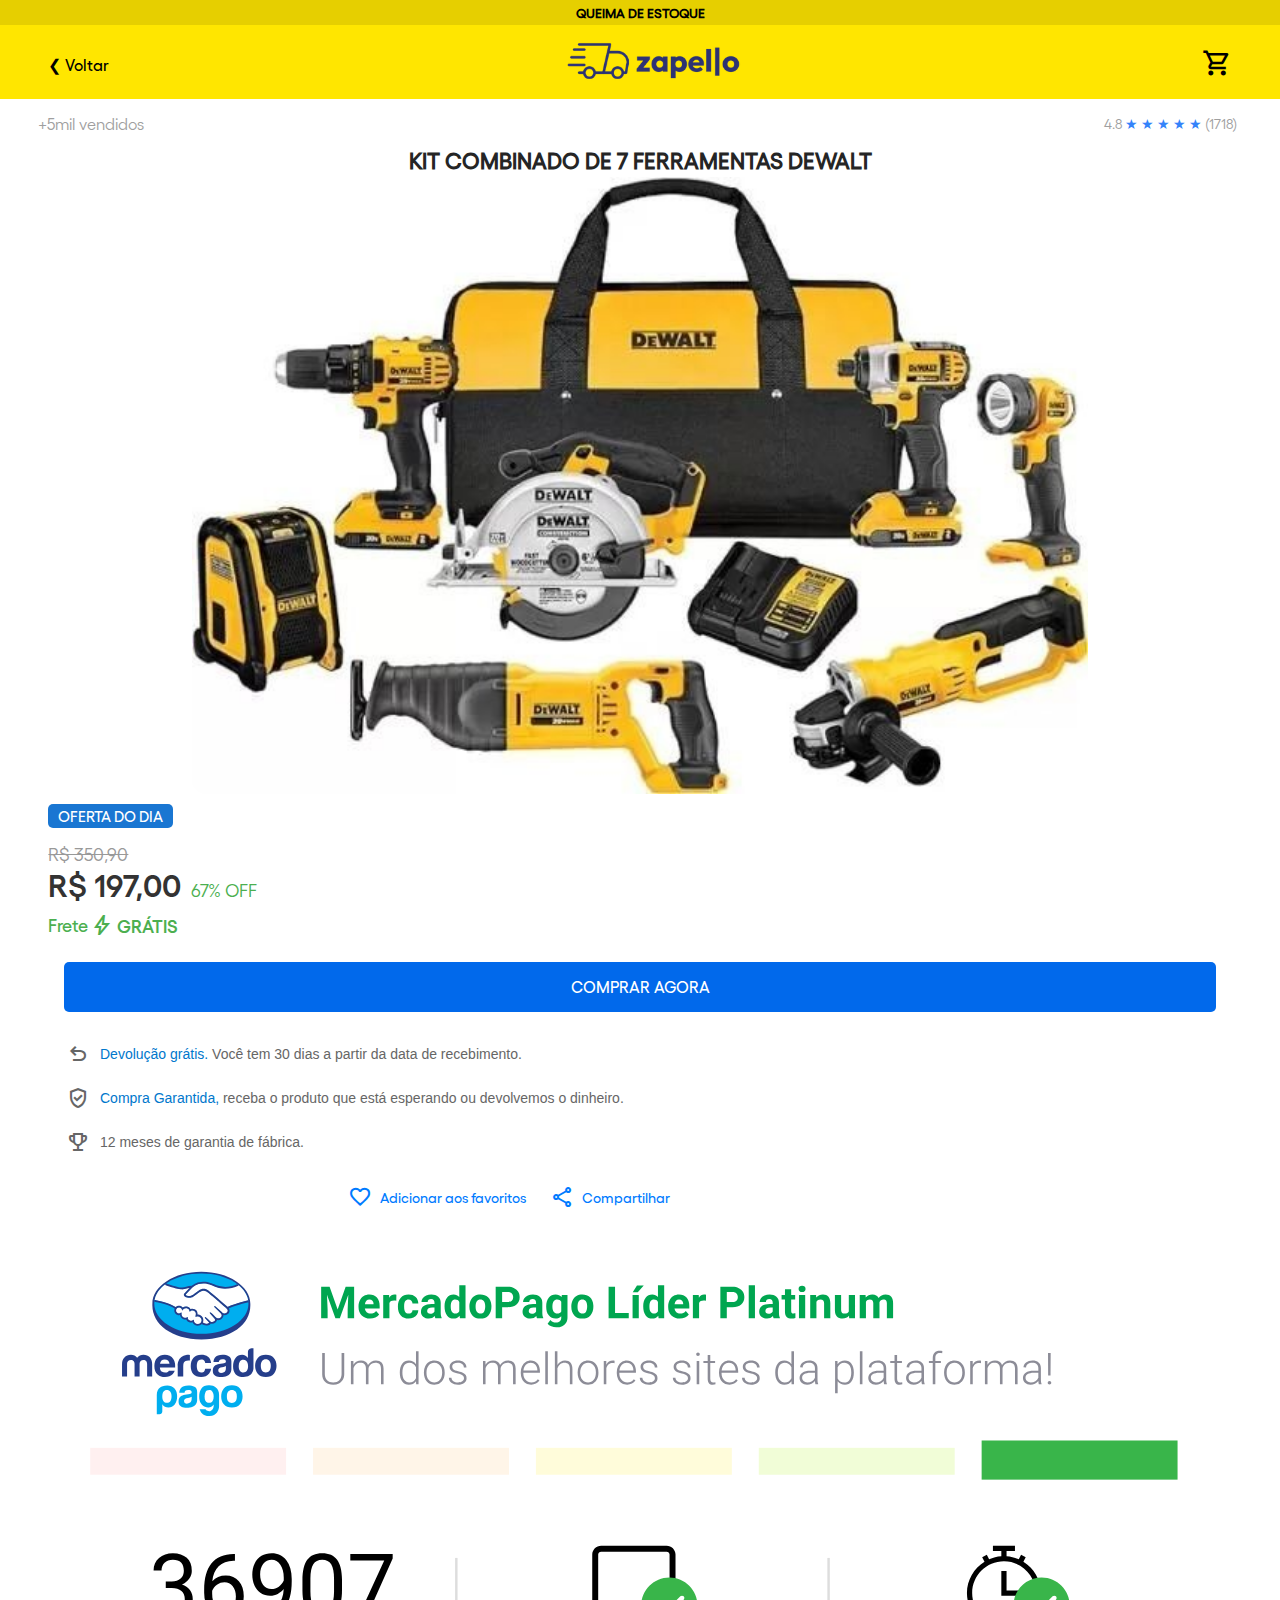
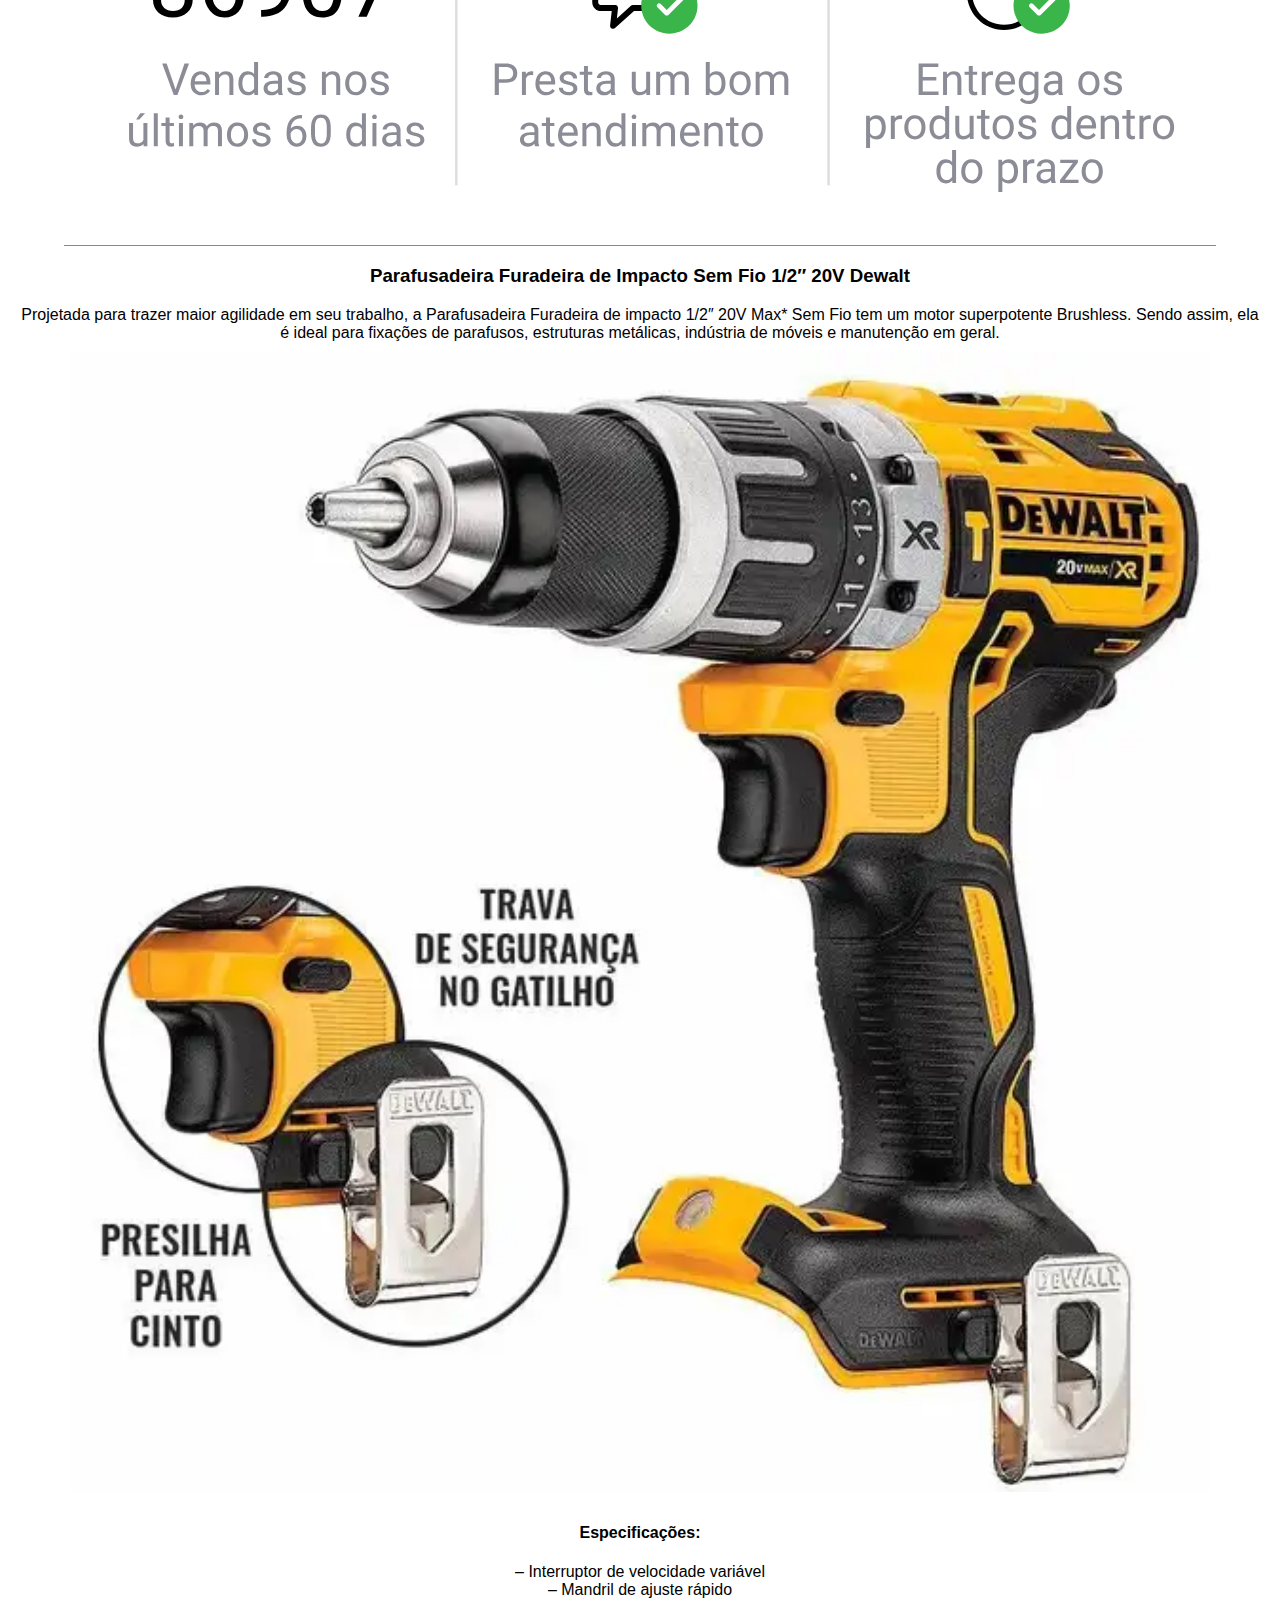
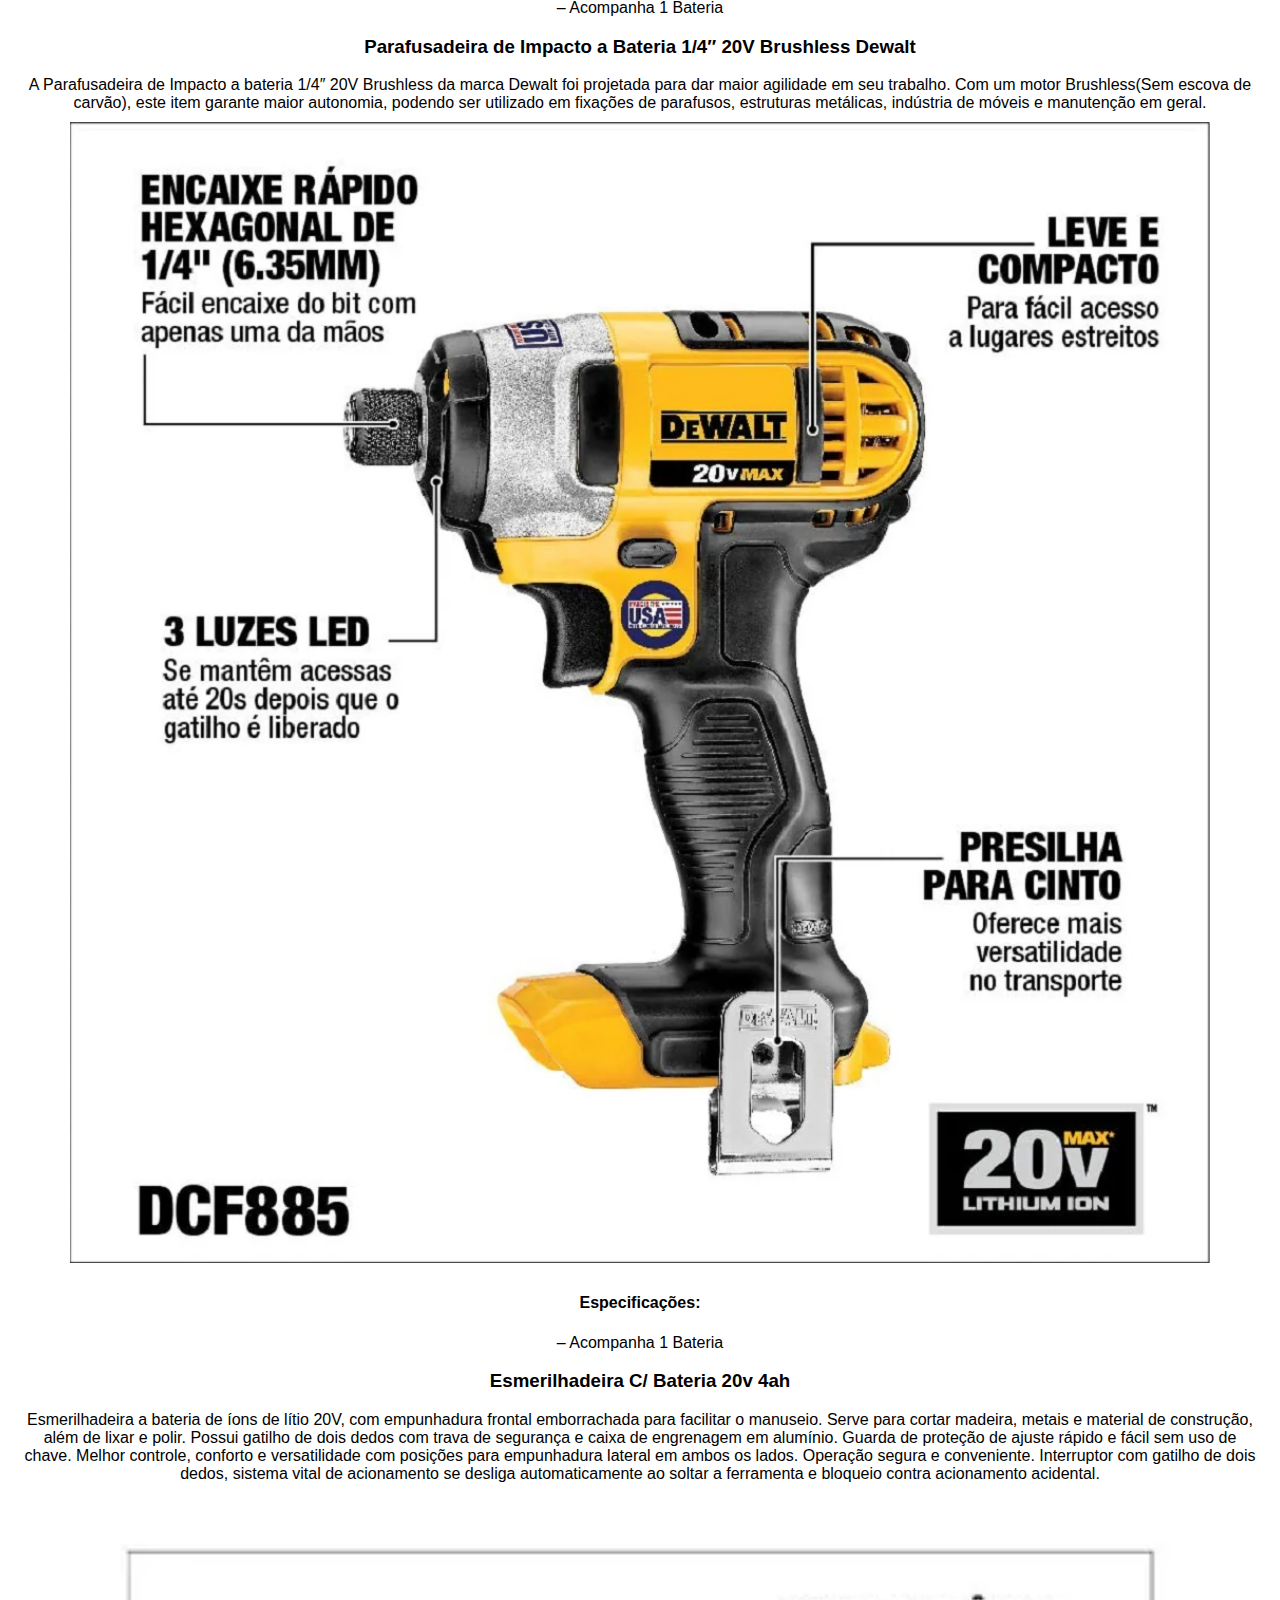
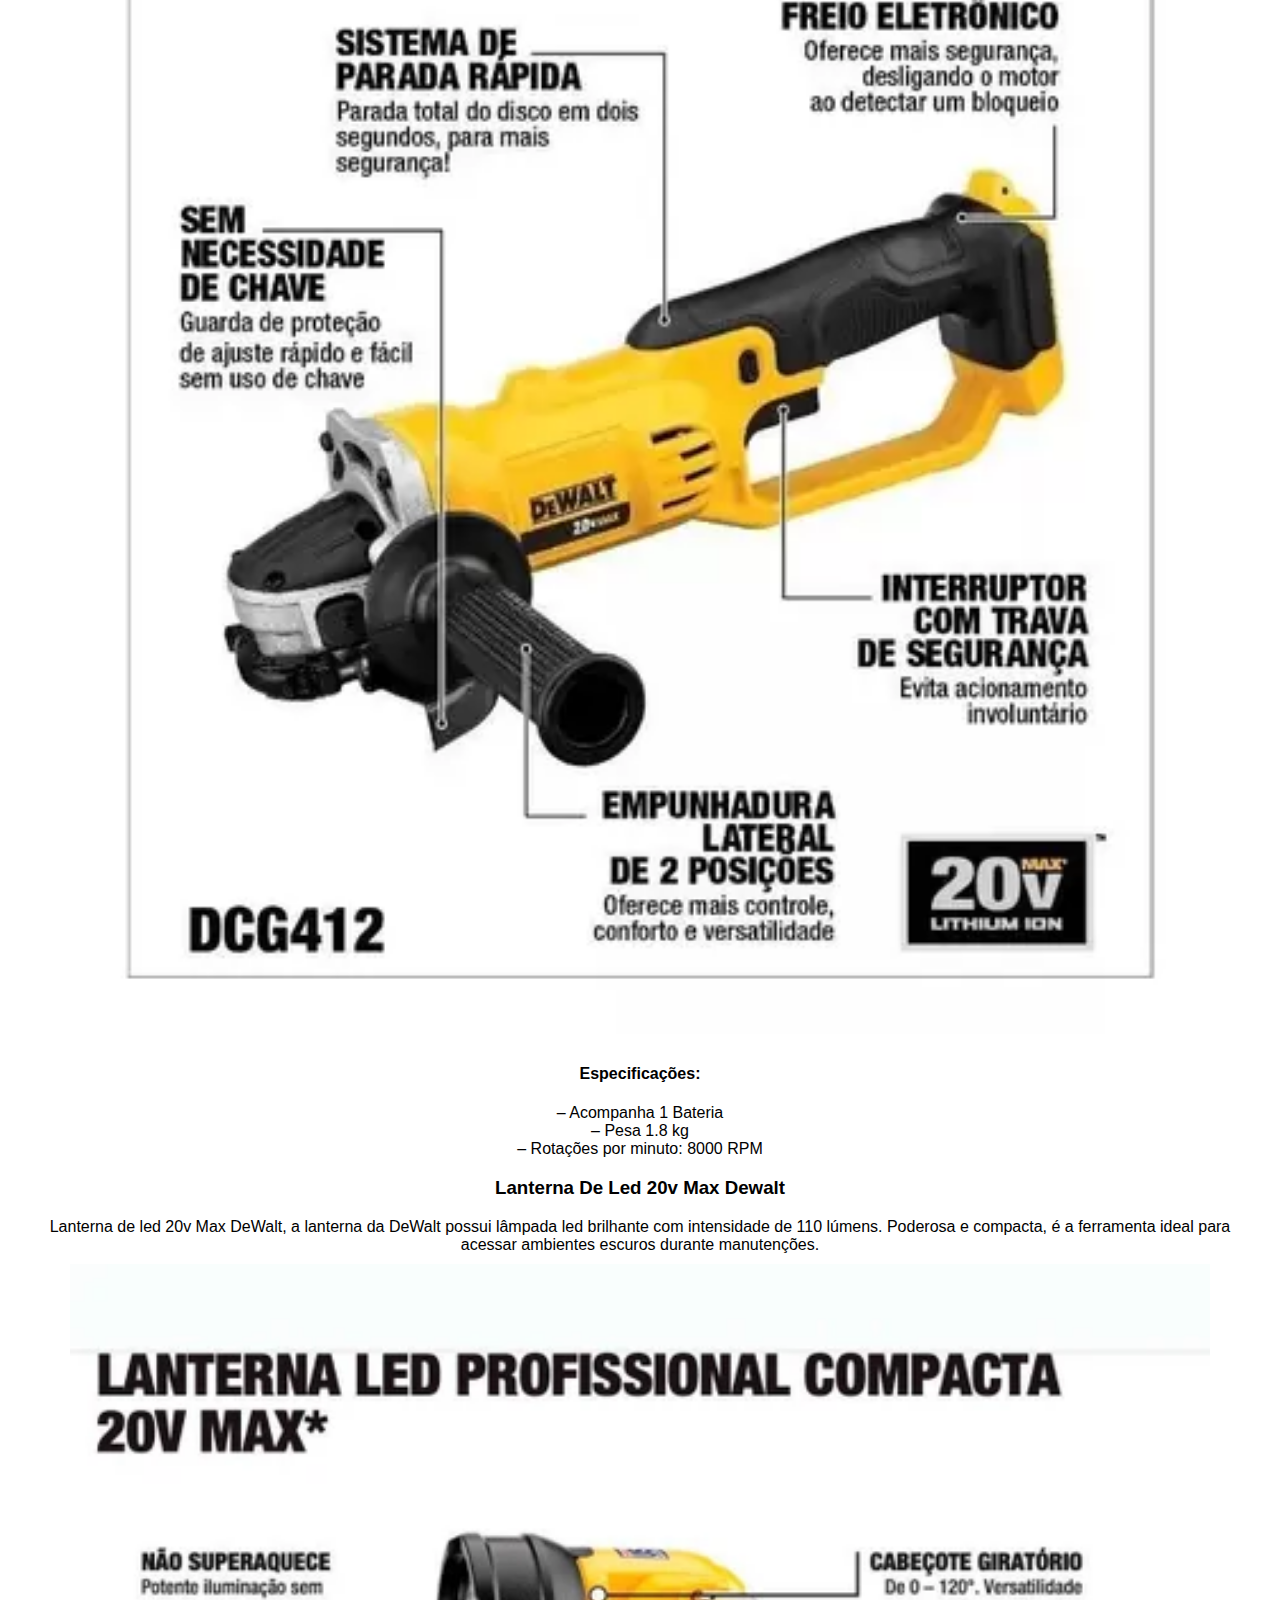
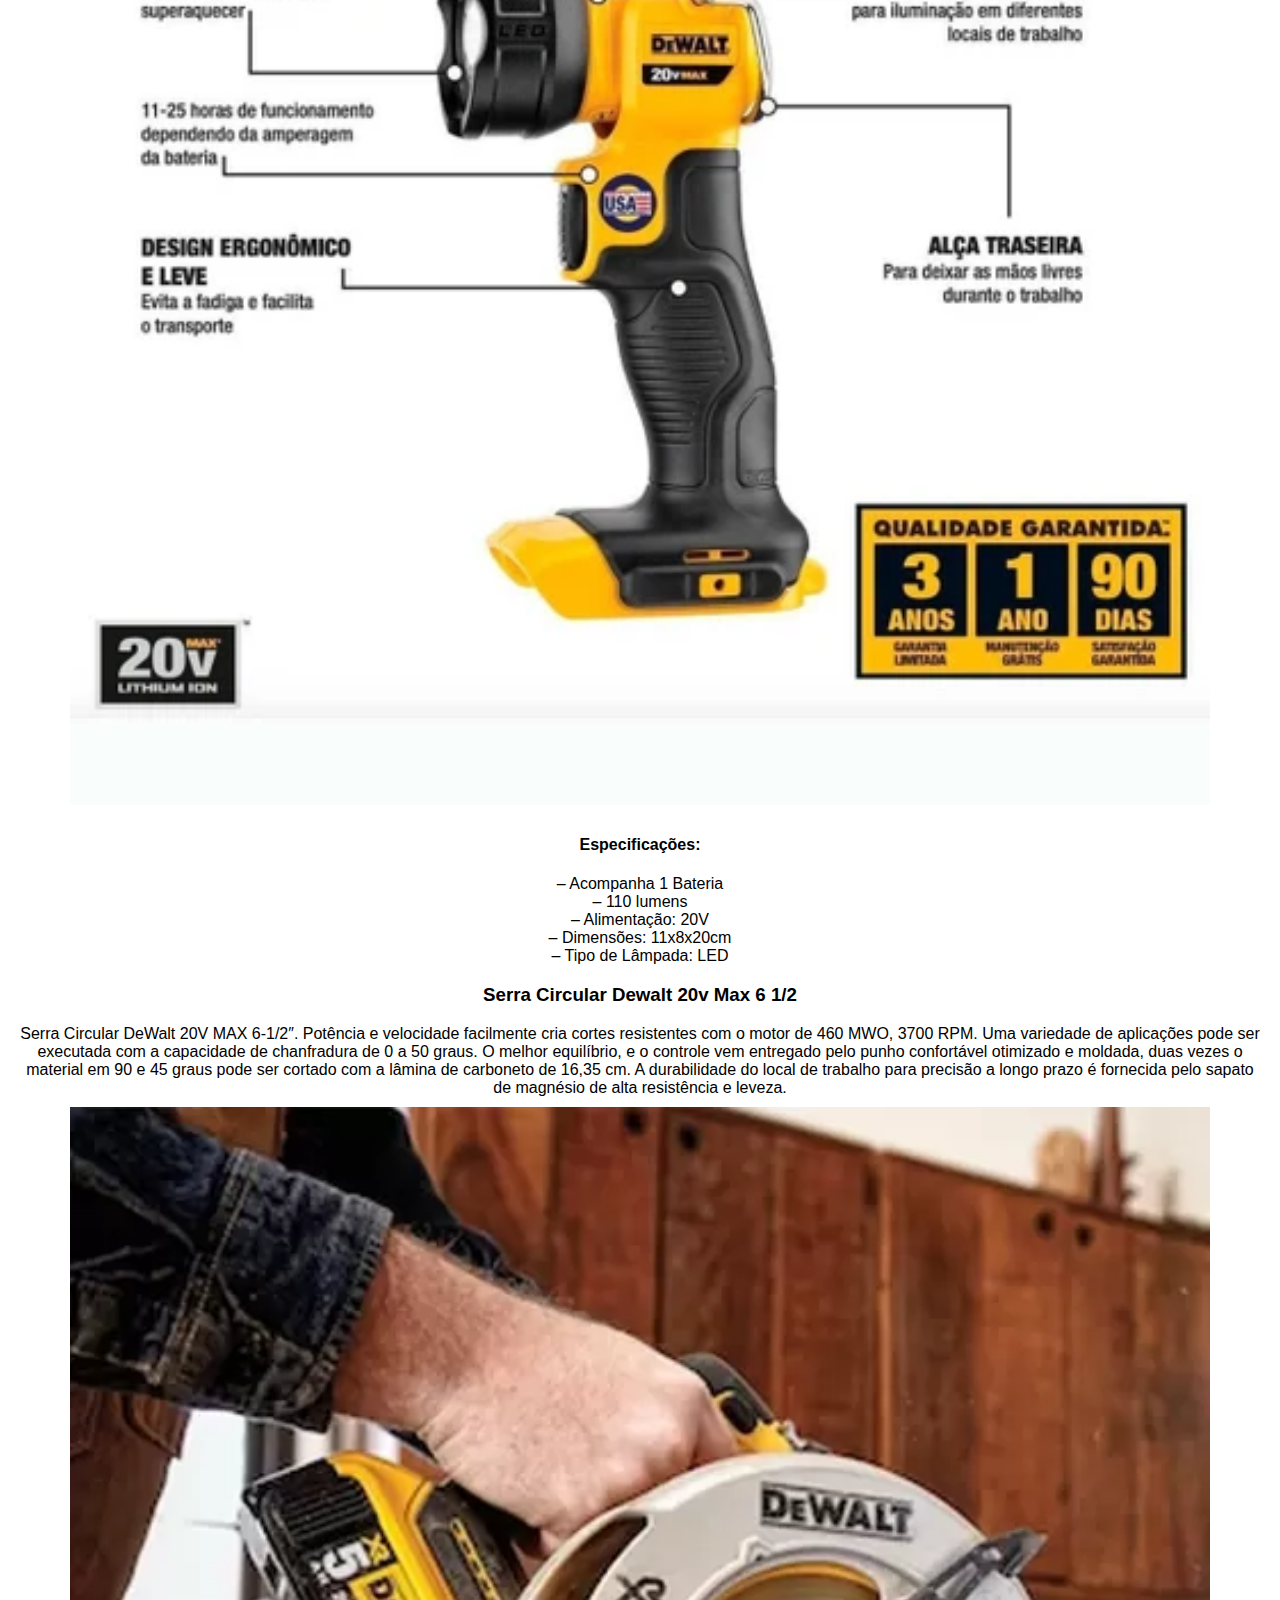
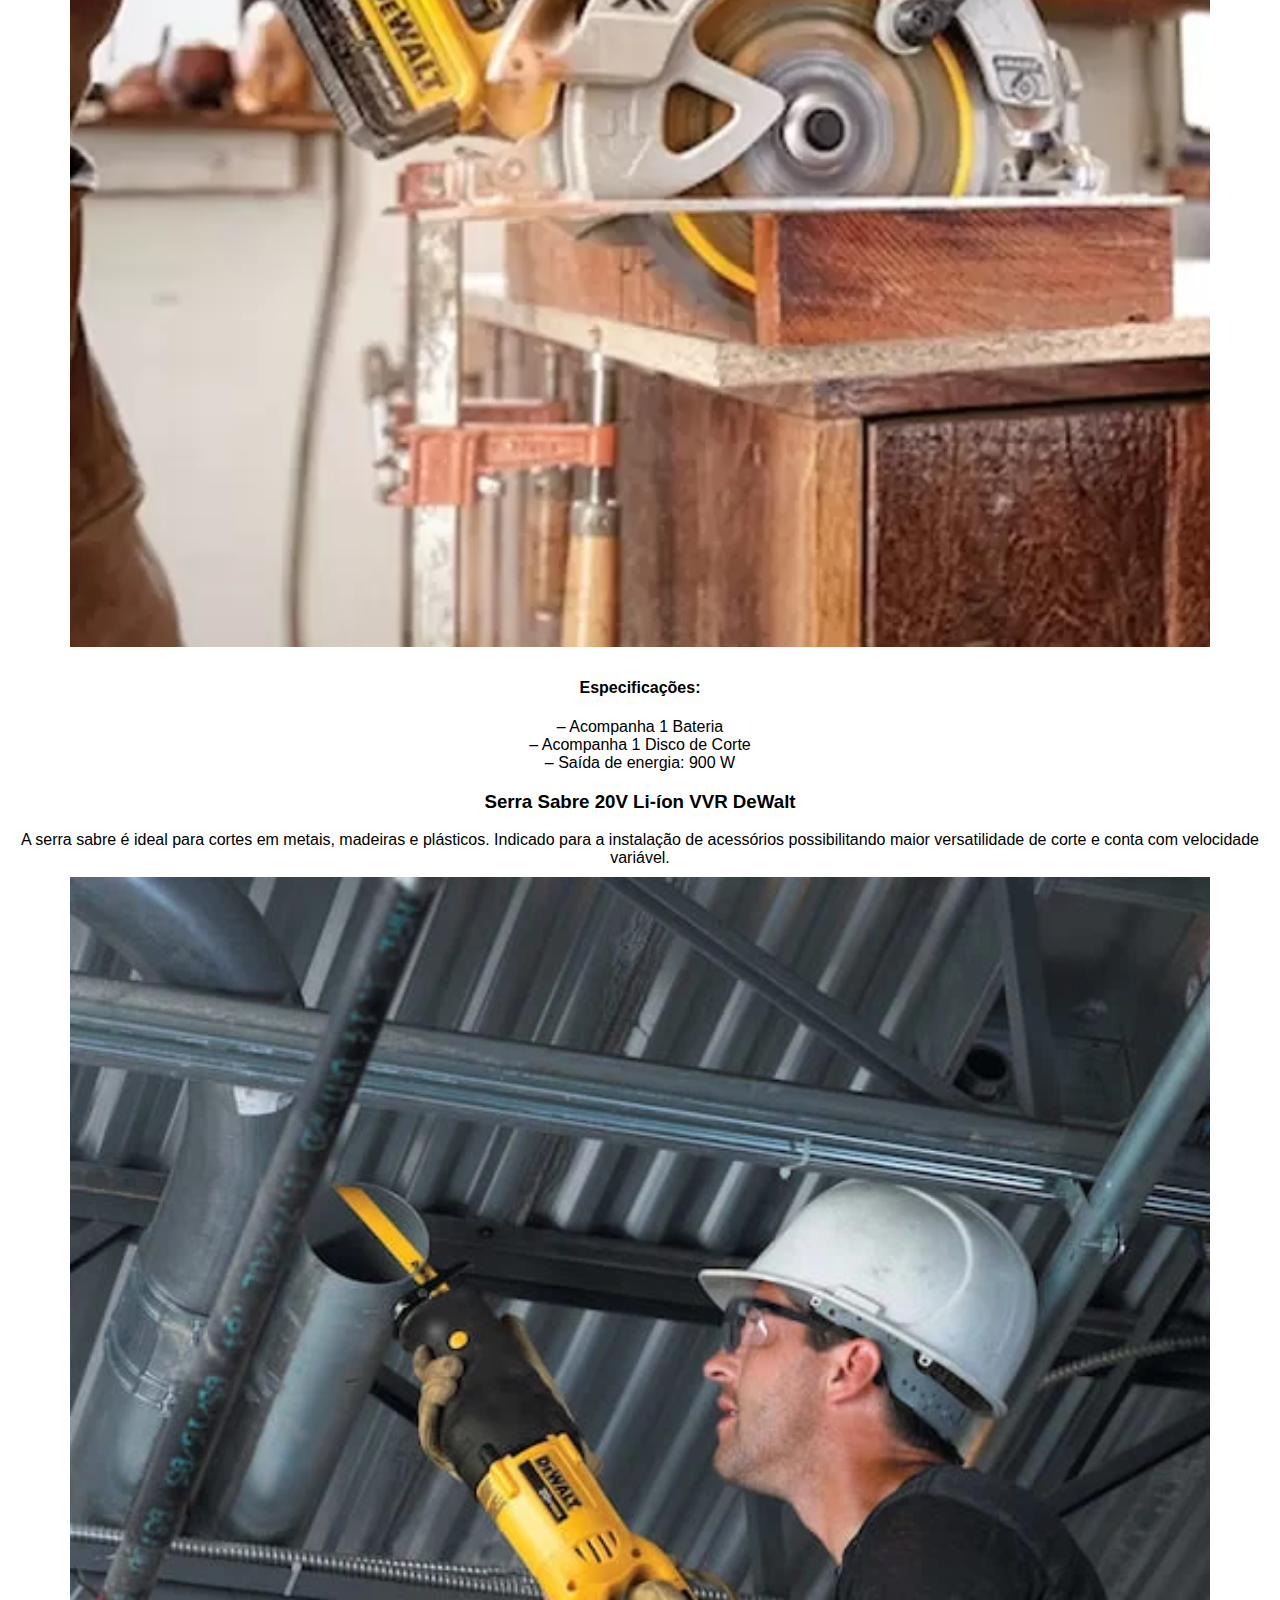
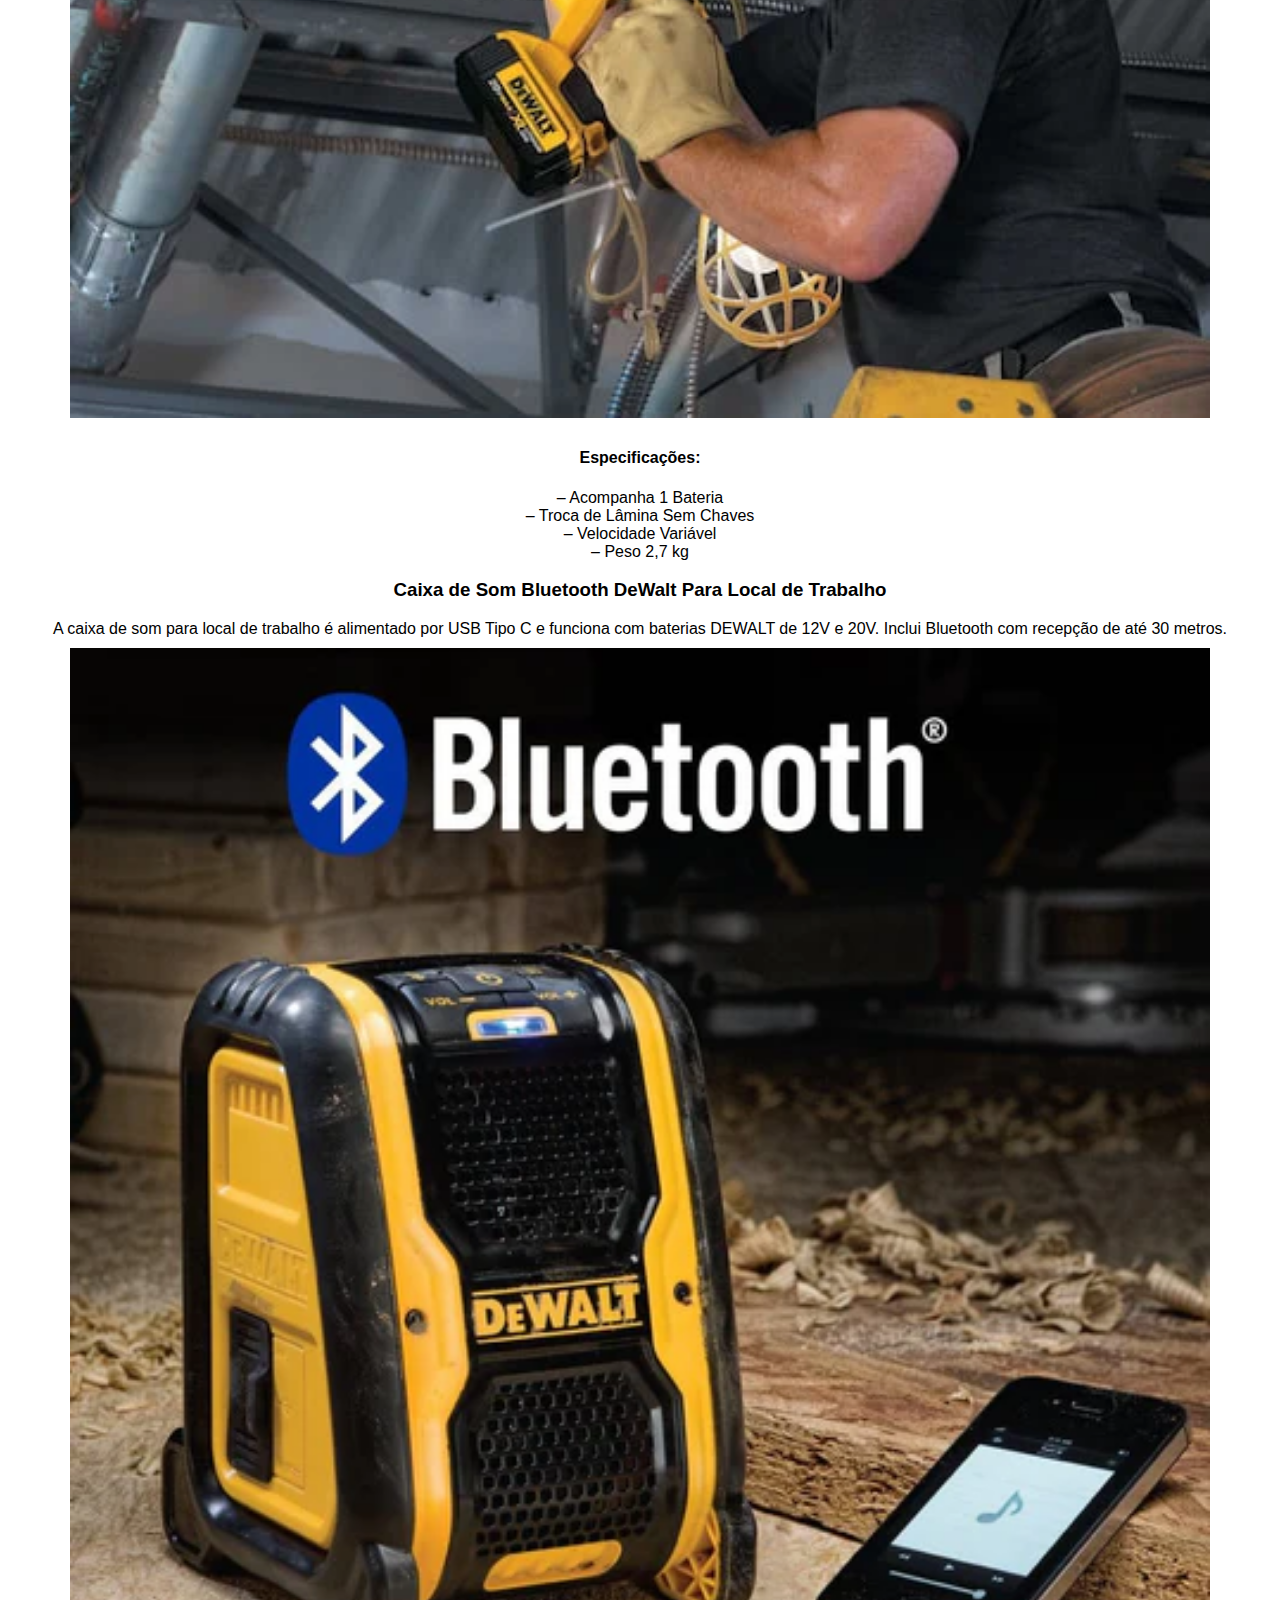
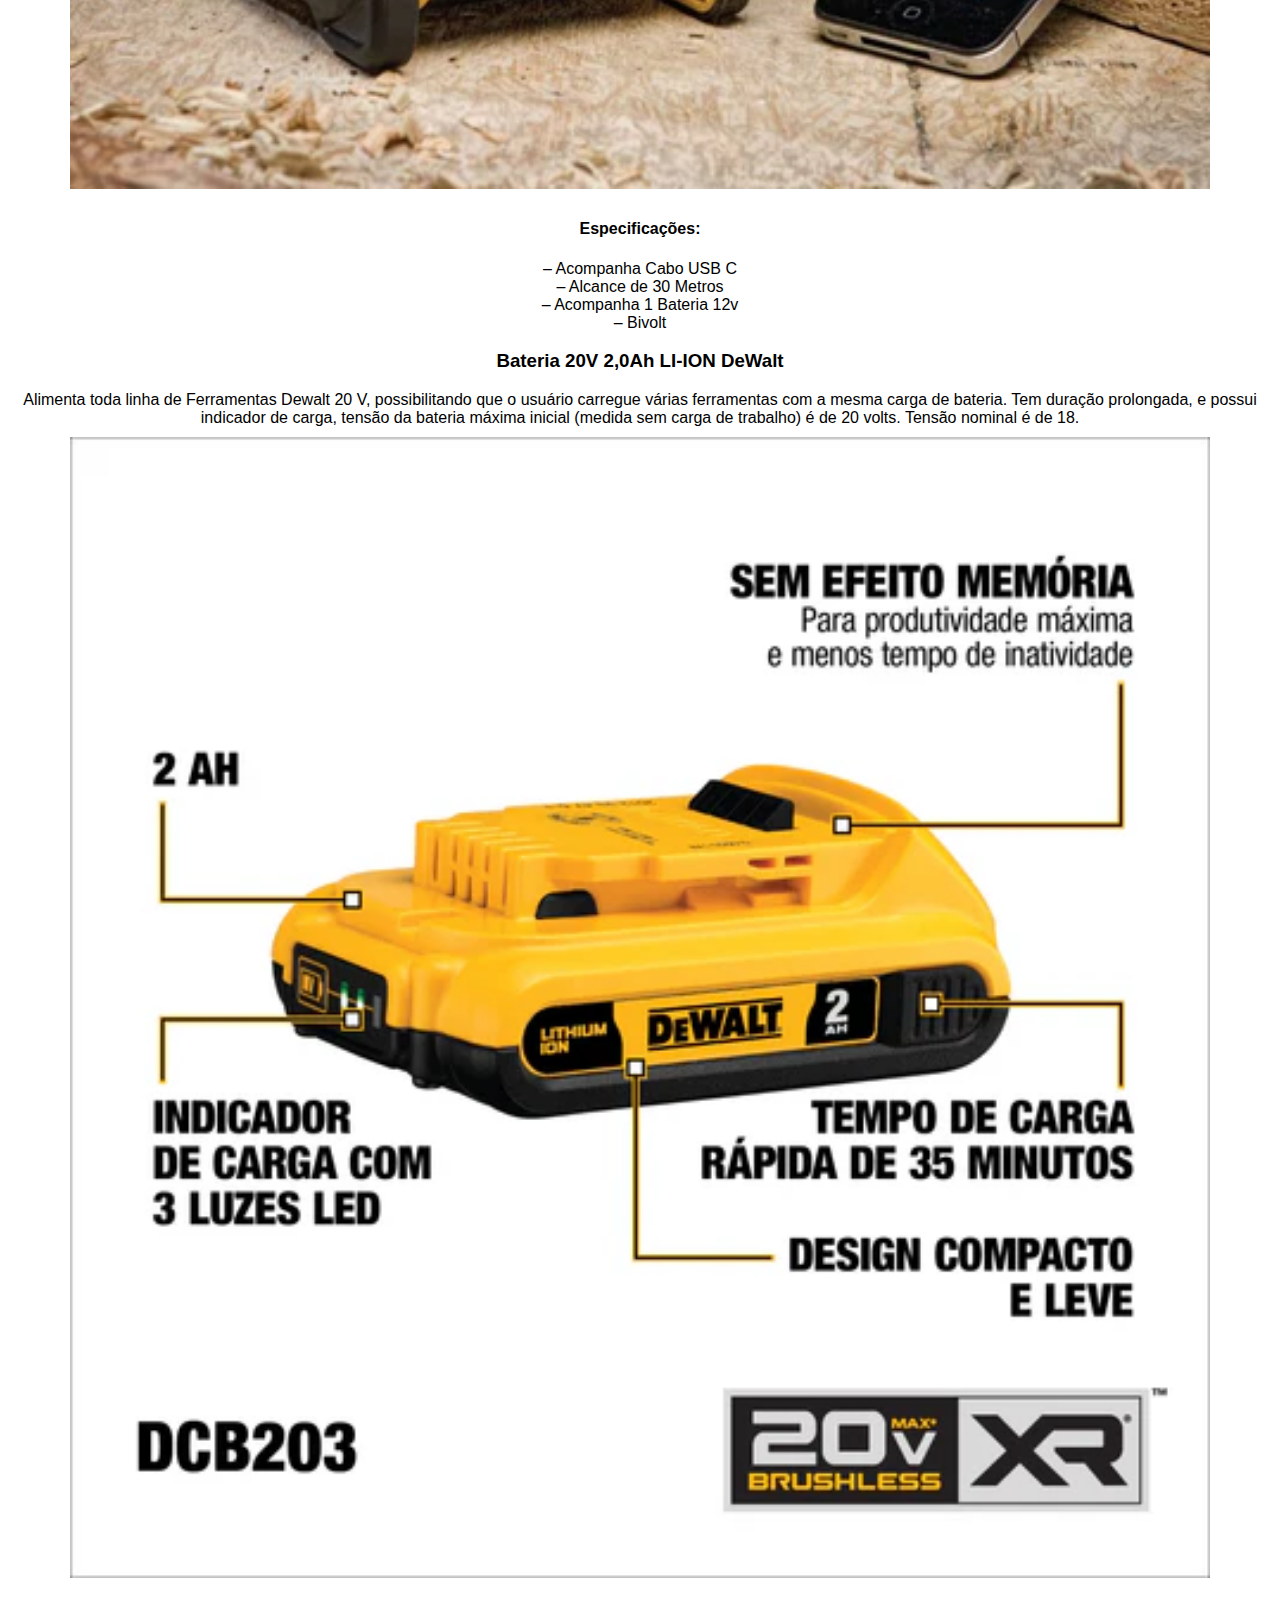
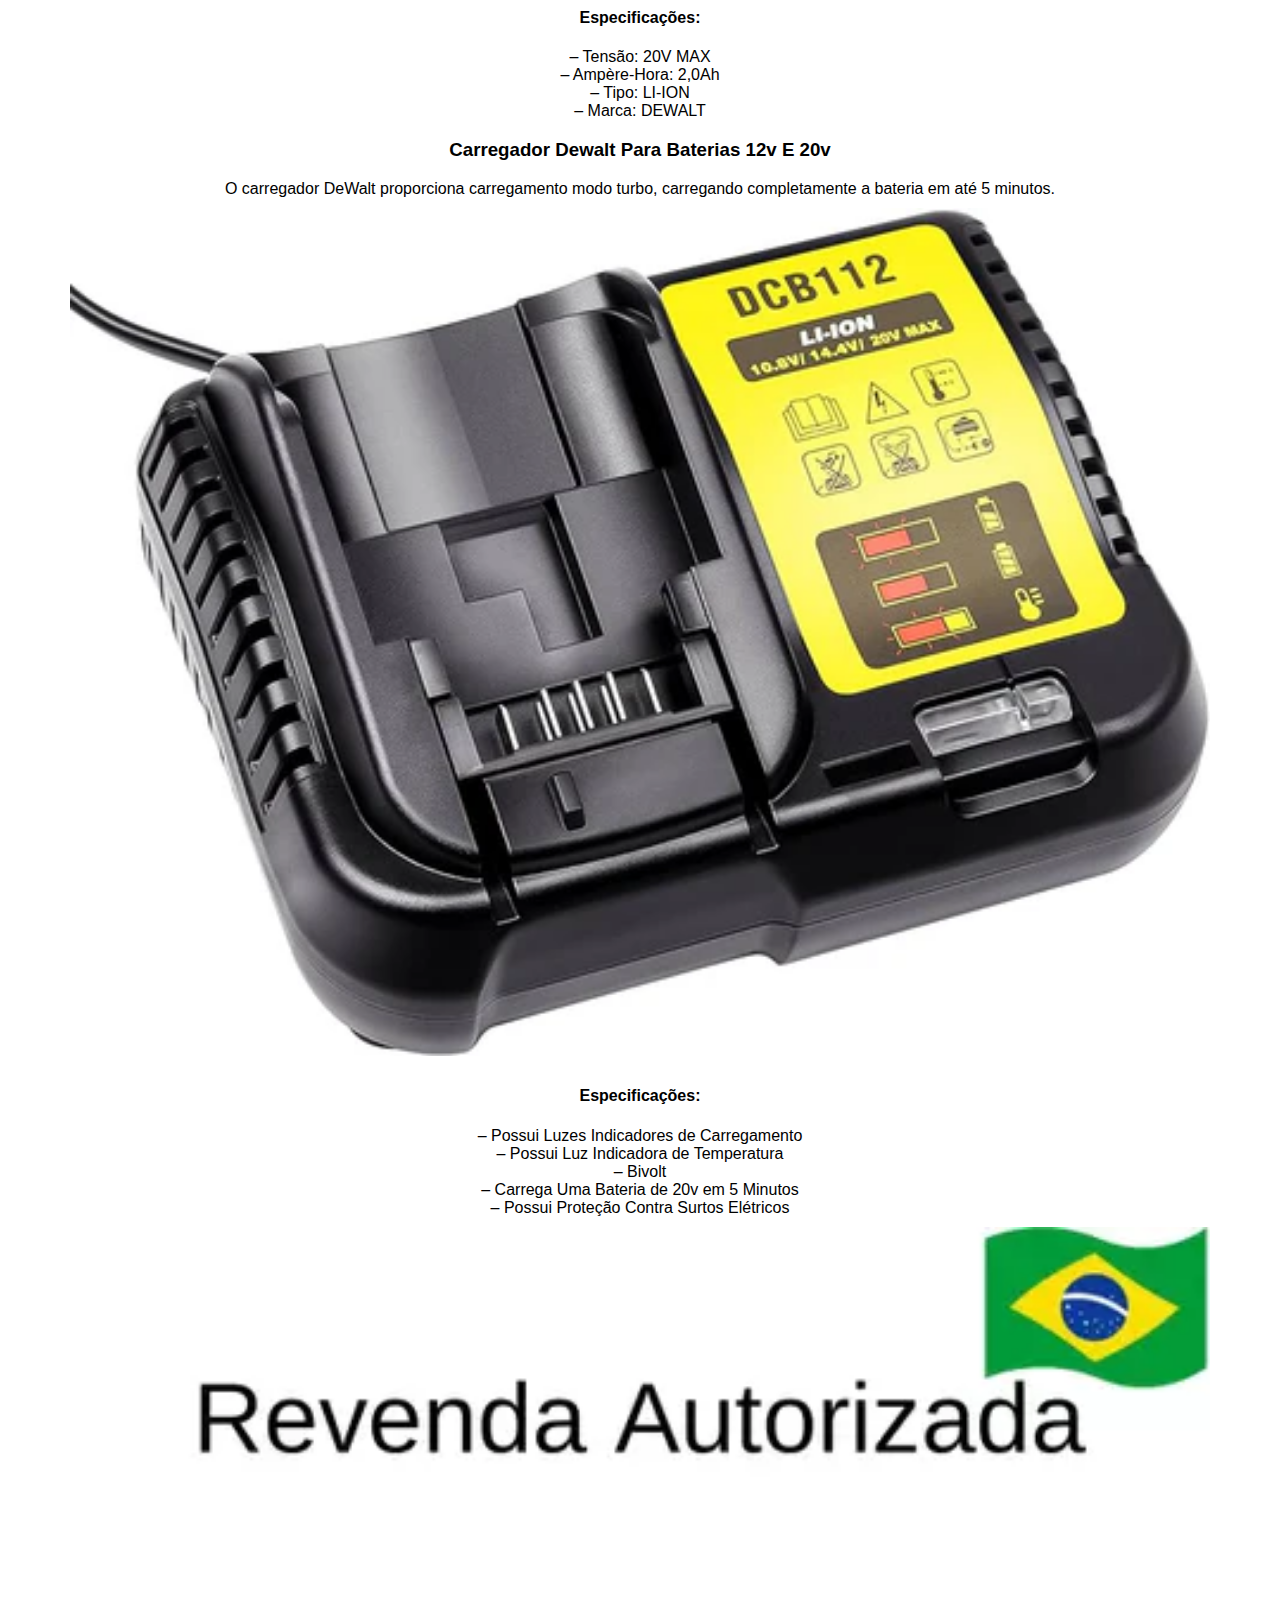
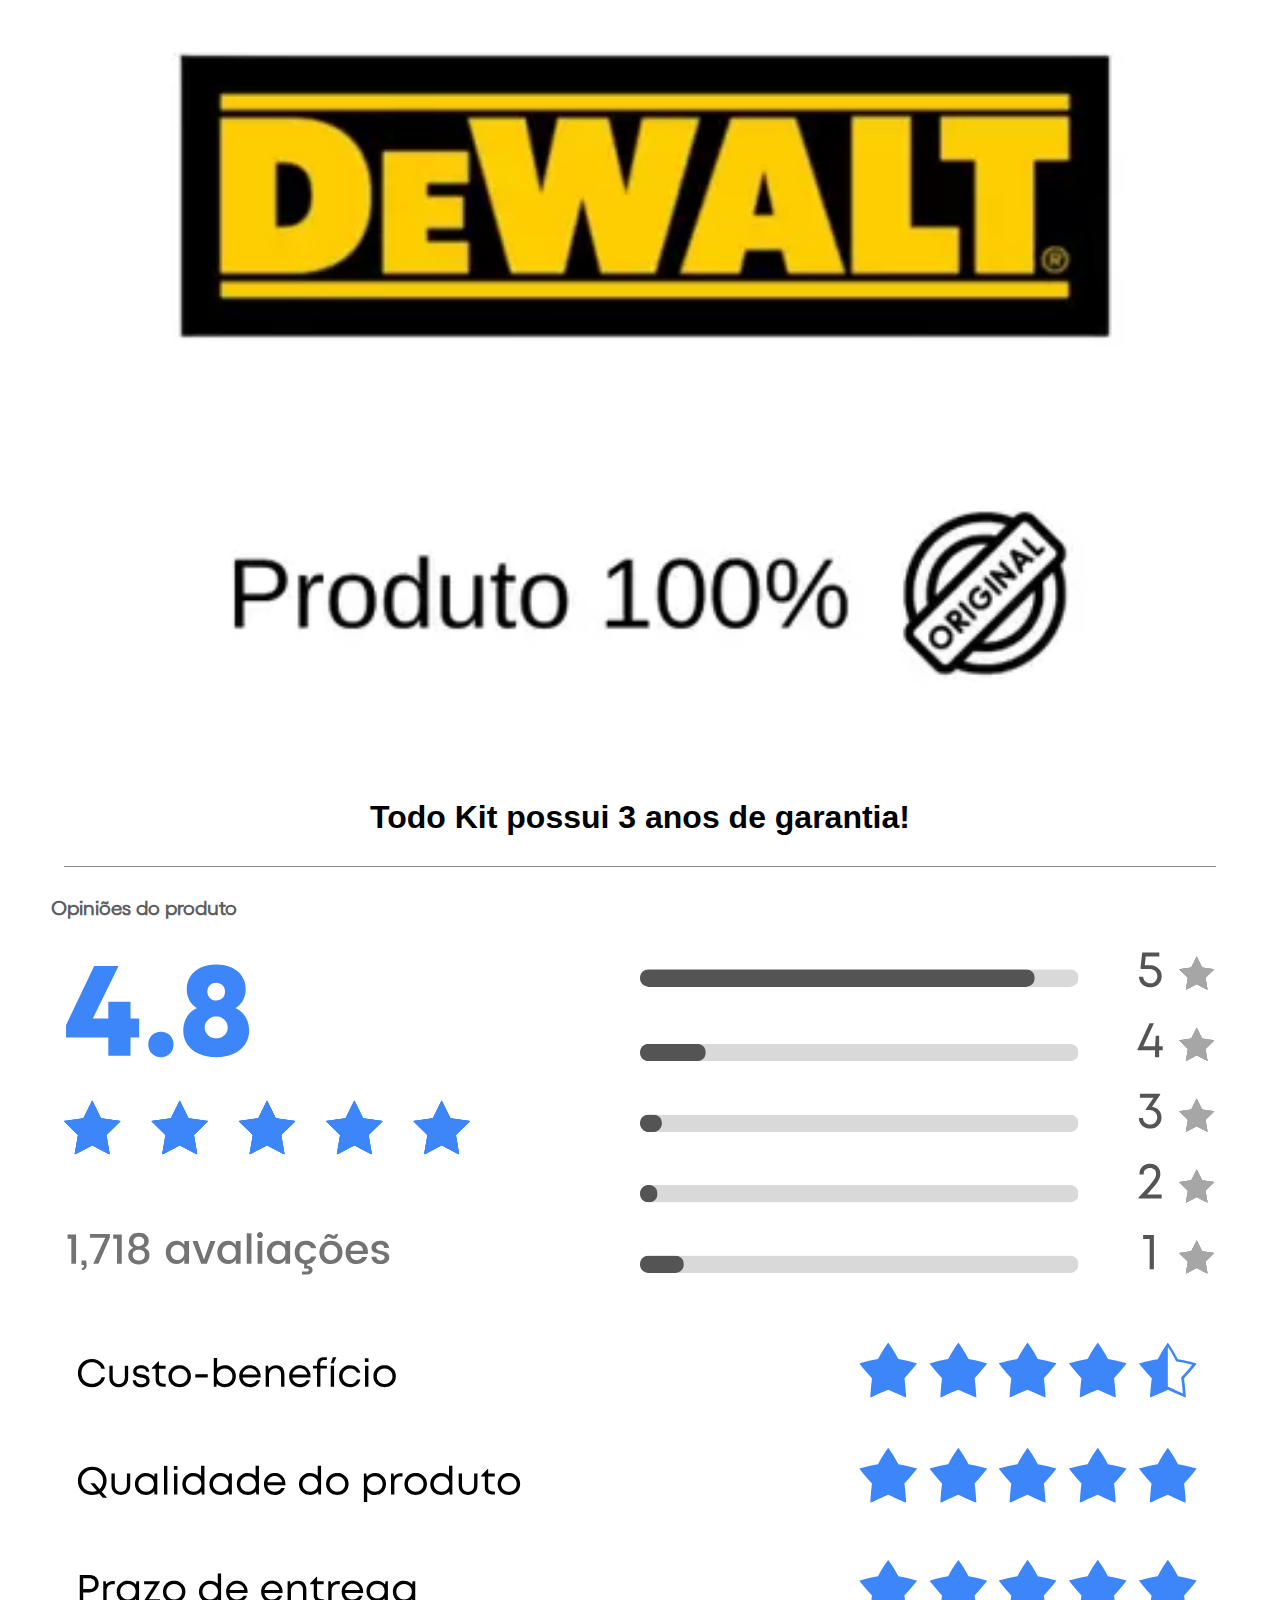
<file: index.html>
<!DOCTYPE html><html lang="pt"><head>
  <meta charset="UTF-8">
  <meta name="viewport" content="width=device-width, initial-scale=1, maximum-scale=1, user-scalable=no">
  <title>Zapello</title>


  <link rel="stylesheet" href="css/products.css">
  <link rel="stylesheet" href="css/styles.css">
  <link rel="stylesheet" href="css/fonts.css">
  <link rel="stylesheet" href="https://fonts.googleapis.com/css2?family=Material+Symbols+Outlined:opsz,wght,FILL,GRAD@24,400,1,0">
  
  
  
  
  
  
  <script src="js/latest.js" async="" defer=""></script>


<script src="js/latest_1.js" async="" defer=""></script>
<script src="js/latest_2.js" async="" defer=""></script>


</head>
<body>
  <div style="
        background-color: #e6cf00;
        text-align: center;
        padding: 5px;
        font-family: 'GellixMedium';
        font-size: 13px;
        color: #000;
      ">
    <b>QUEIMA DE ESTOQUE</b>
  </div>

  <nav class="navbar" style="padding-top: 15px">
    <div class="menu-icon" style="padding-left: 3%" onclick="window.location.href='index.html';">
      <span style="font-family: 'GellixMedium'; color: black">❮ Voltar</span>
    </div>

    <div class="logo-central">
      <img src="images/logo.webp" style="height: 5vh" alt="Logo Central Vivara">
    </div>

    <div class="menu-icon" style="padding-right: 3%">
      <span class="material-symbols-outlined" style="font-size: 30px; padding-right: 0px; color: black">shopping_cart</span>
    </div>
  </nav>

  <div class="product-info-custom" style="padding-top: 15px; font-family: 'GellixRegular'; color: #9f9f9f">
    <div class="product-status-custom">
      <span> +5mil vendidos </span>
    </div>
    <div class="product-rating-custom" style="padding-right: 3%; font-family: 'GellixRegular'; color: #9f9f9f">
      <span> 4.8 </span>
      <span class="stars-custom">
        <span class="star-custom" style="color: #3483fa">★</span>
        <span class="star-custom" style="color: #3483fa">★</span>
        <span class="star-custom" style="color: #3483fa">★</span>
        <span class="star-custom" style="color: #3483fa">★</span>
        <span class="half-star-custom" style="color: #3483fa">★</span>
      </span>
      <span> (1718) </span>
    </div>
  </div>

  <p class="title" style="margin-top: 10px">
    KIT COMBINADO DE 7 FERRAMENTAS DEWALT<span style="font-family: 'GellixBold'"></span><br>
  </p>

  <section class="product-display">
    <img src="images/main.jpeg" alt="Fralda Principal" class="main-image" style="
          width: 70%;
          border-radius: 15px;
          margin: 0 auto;
          display: flex;
          margin-top: -10px;
        ">
  </section>

  <div class="product-info2">
    <div class="offer-tag2">OFERTA DO DIA</div>

    <div class="old-price2">R$ 350,90</div>

    <span class="new-price2">R$ 197,00</span><span class="discount2">67% OFF</span>

    <div class="free-shipping-container">
      <span class="free-shipping2" style="font-family: 'GellixMedium'">Frete<span class="material-symbols-outlined" style="margin-right: 3px; color: #4caf50">bolt</span><span style="font-family: 'GellixSemiBold'">GRÁTIS</span></span>
    </div>
  </div>

  <button class="pergunta-botao" href="#" onclick="window.open('https://actuspay.com/step/kitferramentas1/' + window.location.search, '_blank')">
    COMPRAR AGORA
  </button>

  <!-- caso queira colocar um upsell na página, retirar comentário -->
  <!--<div class="promocao">

        <p class="promotitle">Ofertas especiais 🔥</p>

        <div class="button-container" href="#" onclick="window.open('LINK-DO-UPSELL' + window.location.search, '_blank')">
            <button class="styled-button" style="background-color: #ffffff;">
                <span class="button-text">
                    <span class="button-title" style="color: #0169EB">LEVAR 2 KITS</span>
                    <span class="button-subtitle" style="color: #0169EB">Por apenas R$ 179,90</span>
                </span>
                <span class="material-symbols-outlined" style="font-size: 32px; color: #0169EB;">sell</span>
            </button>
        </div>

    </div> -->

  <div class="info-container">
    <div class="info-item">
      <span class="material-symbols-outlined">undo</span>
      <span class="info-text"><a href="#">Devolução grátis.</a> Você tem 30 dias a partir da data
        de recebimento.</span>
    </div>
    <div class="info-item">
      <span class="material-symbols-outlined">verified_user</span>
      <span class="info-text"><a href="#">Compra Garantida,</a> receba o produto que está esperando
        ou devolvemos o dinheiro.</span>
    </div>
    <div class="info-item">
      <span class="material-symbols-outlined">emoji_events</span>
      <span class="info-text">12 meses de garantia de fábrica.</span>
    </div>
  </div>
  <div class="button-container">
    <button id="favoriteButton" class="action-button">
      <span id="favoriteIcon" class="material-symbols-outlined" style="color: #007bff">favorite_border</span>
      <span id="favoriteText">Adicionar aos favoritos</span>
    </button>
    <button id="shareButton" class="action-button">
      <span class="material-symbols-outlined" style="color: #007bff">share</span>
      Compartilhar
    </button>
  </div>
  <div id="notification" class="notification hidden">
    Link copiado com sucesso!
  </div>

  <img src="images/topo.svg" style="
      width: 92%;
      display: flex;
      margin: 0 auto;
      padding-top: 25px;
      padding-bottom: 10px;
    ">

  <div class="divisoria"></div>

  <div class="copy">
    <h3>Parafusadeira Furadeira de Impacto Sem Fio 1/2″ 20V Dewalt</h3>

    Projetada para trazer maior agilidade em seu trabalho, a Parafusadeira
    Furadeira de impacto 1/2″ 20V Max* Sem Fio tem um motor superpotente
    Brushless. Sendo assim, ela é ideal para fixações de parafusos, estruturas
    metálicas, indústria de móveis e manutenção em geral.

    <img src="images/copy1.webp" style="
          width: 92%;
          display: flex;
          margin: 0 auto;
          padding-top: 10px;
          padding-bottom: 10px;
        ">

    <h4>Especificações:</h4>
    – Interruptor de velocidade variável<br>
    – Mandril de ajuste rápido<br>
    – Acompanha 1 Bateria<br>

    <!-- DIVISÃO -->

    <h3>Parafusadeira de Impacto a Bateria 1/4″ 20V Brushless Dewalt</h3>

    A Parafusadeira de Impacto a bateria 1/4″ 20V Brushless da marca Dewalt
    foi projetada para dar maior agilidade em seu trabalho. Com um motor
    Brushless(Sem escova de carvão), este item garante maior autonomia,
    podendo ser utilizado em fixações de parafusos, estruturas metálicas,
    indústria de móveis e manutenção em geral.

    <img src="images/copy2.webp" style="
          width: 92%;
          display: flex;
          margin: 0 auto;
          padding-top: 10px;
          padding-bottom: 10px;
        ">

    <h4>Especificações:</h4>
    – Acompanha 1 Bateria<br>

    <!-- DIVISÃO -->

    <h3>Esmerilhadeira C/ Bateria 20v 4ah</h3>

    Esmerilhadeira a bateria de íons de lítio 20V, com empunhadura frontal
    emborrachada para facilitar o manuseio. Serve para cortar madeira, metais
    e material de construção, além de lixar e polir. Possui gatilho de dois
    dedos com trava de segurança e caixa de engrenagem em alumínio. Guarda de
    proteção de ajuste rápido e fácil sem uso de chave. Melhor controle,
    conforto e versatilidade com posições para empunhadura lateral em ambos os
    lados. Operação segura e conveniente. Interruptor com gatilho de dois
    dedos, sistema vital de acionamento se desliga automaticamente ao soltar a
    ferramenta e bloqueio contra acionamento acidental.

    <img src="images/copy3.webp" style="
          width: 92%;
          display: flex;
          margin: 0 auto;
          padding-top: 10px;
          padding-bottom: 10px;
        ">

    <h4>Especificações:</h4>
    – Acompanha 1 Bateria<br>
    – Pesa 1.8 kg<br>
    – Rotações por minuto: 8000 RPM<br>

    <!-- DIVISÃO -->

    <h3>Lanterna De Led 20v Max Dewalt</h3>

    Lanterna de led 20v Max DeWalt, a lanterna da DeWalt possui lâmpada led
    brilhante com intensidade de 110 lúmens. Poderosa e compacta, é a
    ferramenta ideal para acessar ambientes escuros durante manutenções.

    <img src="images/copy4.webp" style="
          width: 92%;
          display: flex;
          margin: 0 auto;
          padding-top: 10px;
          padding-bottom: 10px;
        ">

    <h4>Especificações:</h4>
    – Acompanha 1 Bateria<br>
    – 110 lumens<br>
    – Alimentação: 20V<br>
    – Dimensões: 11x8x20cm<br>
    – Tipo de Lâmpada: LED<br>

    <!-- DIVISÃO -->

    <h3>Serra Circular Dewalt 20v Max 6 1/2</h3>

    Serra Circular DeWalt 20V MAX 6-1/2″. Potência e velocidade facilmente
    cria cortes resistentes com o motor de 460 MWO, 3700 RPM. Uma variedade de
    aplicações pode ser executada com a capacidade de chanfradura de 0 a 50
    graus. O melhor equilíbrio, e o controle vem entregado pelo punho
    confortável otimizado e moldada, duas vezes o material em 90 e 45 graus
    pode ser cortado com a lâmina de carboneto de 16,35 cm. A durabilidade do
    local de trabalho para precisão a longo prazo é fornecida pelo sapato de
    magnésio de alta resistência e leveza.

    <img src="images/copy5.webp" style="
          width: 92%;
          display: flex;
          margin: 0 auto;
          padding-top: 10px;
          padding-bottom: 10px;
        ">

    <h4>Especificações:</h4>
    – Acompanha 1 Bateria<br>
    – Acompanha 1 Disco de Corte<br>
    – Saída de energia: 900 W<br>

    <!-- DIVISÃO -->

    <h3>Serra Sabre 20V Li-íon VVR DeWalt</h3>

    A serra sabre é ideal para cortes em metais, madeiras e plásticos.
    Indicado para a instalação de acessórios possibilitando maior
    versatilidade de corte e conta com velocidade variável.

    <img src="images/copy6.webp" style="
          width: 92%;
          display: flex;
          margin: 0 auto;
          padding-top: 10px;
          padding-bottom: 10px;
        ">

    <h4>Especificações:</h4>
    – Acompanha 1 Bateria<br>
    – Troca de Lâmina Sem Chaves<br>
    – Velocidade Variável<br>
    – Peso 2,7 kg<br>

    <!-- DIVISÃO -->

    <h3>Caixa de Som Bluetooth DeWalt Para Local de Trabalho</h3>

    A caixa de som para local de trabalho é alimentado por USB Tipo C e
    funciona com baterias DEWALT de 12V e 20V. Inclui Bluetooth com recepção
    de até 30 metros.

    <img src="images/copy7.webp" style="
          width: 92%;
          display: flex;
          margin: 0 auto;
          padding-top: 10px;
          padding-bottom: 10px;
        ">

    <h4>Especificações:</h4>
    – Acompanha Cabo USB C<br>
    – Alcance de 30 Metros<br>
    – Acompanha 1 Bateria 12v<br>
    – Bivolt<br>

    <!-- DIVISÃO -->

    <h3>Bateria 20V 2,0Ah LI-ION DeWalt</h3>

    Alimenta toda linha de Ferramentas Dewalt 20 V, possibilitando que o
    usuário carregue várias ferramentas com a mesma carga de bateria. Tem
    duração prolongada, e possui indicador de carga, tensão da bateria máxima
    inicial (medida sem carga de trabalho) é de 20 volts. Tensão nominal é de
    18.

    <img src="images/copy8.webp" style="
          width: 92%;
          display: flex;
          margin: 0 auto;
          padding-top: 10px;
          padding-bottom: 10px;
        ">

    <h4>Especificações:</h4>
    – Tensão: 20V MAX<br>
    – Ampère-Hora: 2,0Ah<br>
    – Tipo: LI-ION<br>
    – Marca: DEWALT<br>

    <!-- DIVISÃO -->

    <h3>Carregador Dewalt Para Baterias 12v E 20v</h3>

    O carregador DeWalt proporciona carregamento modo turbo, carregando
    completamente a bateria em até 5 minutos.

    <img src="images/copy9.webp" style="
          width: 92%;
          display: flex;
          margin: 0 auto;
          padding-top: 10px;
          padding-bottom: 10px;
        ">

    <h4>Especificações:</h4>
    – Possui Luzes Indicadores de Carregamento<br>
    – Possui Luz Indicadora de Temperatura<br>
    – Bivolt<br>
    – Carrega Uma Bateria de 20v em 5 Minutos<br>
    – Possui Proteção Contra Surtos Elétricos<br>

    <img src="images/copy10.webp" style="
          width: 92%;
          display: flex;
          margin: 0 auto;
          padding-top: 10px;
          padding-bottom: 10px;
        ">

    <h1>Todo Kit possui 3 anos de garantia! </h1>
  </div>

  <div class="divisoria"></div>

  <p style="
        padding-left: 4%;
        font-family: 'GellixRegular';
        font-size: 20px;
        padding-top: 15px;
      ">
    Opiniões do produto
  </p>

  <img src="images/avaliacao-loja.svg" style="
        width: 92%;
        display: flex;
        margin: 0 auto;
        padding-top: 10px;
        padding-bottom: 10px;
      ">

  <div class="divisoria"></div>

  <p style="
        padding-left: 4%;
        font-family: 'GellixRegular';
        font-size: 20px;
        padding-top: 15px;
      ">
    Opiniões em destaque
  </p>

  <div class="comment-container">
    <div class="comment">
      <div class="header">
        <div class="stars">
          <span class="material-symbols-outlined stars">star</span>
          <span class="material-symbols-outlined stars">star</span>
          <span class="material-symbols-outlined stars">star</span>
          <span class="material-symbols-outlined stars">star</span>
          <span class="material-symbols-outlined stars">star</span>
        </div>
        <div class="date">06 jun. 2024</div>
      </div>

      <p>
        Produtos de qualidade excelente, fiquei desconfiado com a qualidade dos produtos da dewalt, mas superou as
        expectavas! Filé demais esse kit, gostei bastante e recomendo
      </p>
      <div class="actions">
        <button class="like-button" onclick="toggleLike(this)">
          <span class="material-symbols-outlined" style="color: black">thumb_up</span>
          É útil <span class="count">46</span>
        </button>
        <button class="dislike-button" onclick="toggleDislike(this)">
          <span class="material-symbols-outlined" style="color: black">thumb_down</span>
        </button>
      </div>
    </div>

    <div class="comment">
      <div class="header">
        <div class="stars">
          <span class="material-symbols-outlined stars">star</span>
          <span class="material-symbols-outlined stars">star</span>
          <span class="material-symbols-outlined stars">star</span>
          <span class="material-symbols-outlined stars">star</span>
          <span class="material-symbols-outlined stars">star</span>
        </div>
        <div class="date">28 mar. 2024</div>
      </div>
      <div class="images">
        <img src="images/review1.jpeg" alt="Review Image 2">
        <img src="images/review2.jpeg" alt="Review Image 3">
      </div>
      <p> Trabalho com estes equipamentos e são os melhores para investir, garanti meu kit e estou trabalhando até mais
        feliz agora!, a entrega atrasou 1 dia mas chegou certinho, top demais pessoal! </p>
      <div class="actions">
        <button class="like-button" onclick="toggleLike(this)">
          <span class="material-symbols-outlined" style="color: black">thumb_up</span>
          É útil <span class="count">27</span>
        </button>
        <button class="dislike-button" onclick="toggleDislike(this)">
          <span class="material-symbols-outlined" style="color: black">thumb_down</span>
        </button>
      </div>
    </div>
  </div>

  <div class="divisoria"></div>

  <p style="
        margin-left: 3%;
        margin-right: 3%;
        font-family: 'GellixRegular';
        font-size: 14px;
        padding-top: 5px;
      ">
    <span style="font-family: 'GellixSemiBold'">Termos e condições. Como cuidamos da sua privacidade. Acessibilidade
      Informações sobre seguros Blog Afiliados Tendências</span><br><br>© 2012-2025 xploudshop.com LTDA.CNPJ n.º
      40.070.170/0001-67 /
    Av. das Nações Unidas, nº 3.003, Bonfim, Osasco/SP - CEP 06233-903 -
    empresa do grupo Xploud.<span style="font-family: 'GellixSemiBold'"><br><br>Brasil/Português</span>
  </p>

  <script src="js/scripts.js"></script>

  <script>
    document.querySelectorAll(".thumbnails img").forEach((image) => {
      image.addEventListener("click", function () {
        document.querySelector(".main-image").src = this.src;
      });
    });
    document.getElementById("tv").addEventListener("click", timeTv);
  </script>
  



<script defer="" src="https://static.cloudflareinsights.com/beacon.min.js/vcd15cbe7772f49c399c6a5babf22c1241717689176015" data-cf-beacon="{" rayid":"9092b5b87cb6655e","version":"2025.1.0","r":1,"token":"fdda02b72d96466ba24f25504e15e81c","servertiming":{"name":{"cfextpri":true,"cfl4":true,"cfspeedbrain":true,"cfcachestatus":true}}}"="" crossorigin="anonymous"></script>




</body>

</html>
</file>
<file: css/products.css>
body {
    background-color: #ffffff;
    margin: 0;
    padding: 0;
    font-family: Arial, sans-serif;
  }
  
  .navbar {
    display: flex;
    justify-content: space-between; /* Garante que os itens estejam nos extremos e no centro */
    align-items: center; /* Centraliza verticalmente os itens */
    background-color: #ffffff; /* Cor de fundo do navbar */
    padding-left: 10px;
}

.menu-icon, .logo-right, .logo-central {
    flex-grow: 0; /* Não permite que os itens cresçam */
    flex-shrink: 0; /* Não permite que os itens encolham */
}

.menu-icon, .logo-right {
    margin: 0; /* Remove margens para que fiquem nos extremos */
}

.logo-central {
    flex-grow: 1; /* Permite que a logo central cresça e ocupe todo o espaço restante */
    text-align: center; /* Centraliza a logo no espaço disponível */
}

.material-symbols-outlined {
    font-size: 24px; /* Ajuste o tamanho do ícone conforme necessário */
}

.material-symbols-outlined2 {
    font-size: 30px; /* Ajuste o tamanho do ícone conforme necessário */
}

.logo-central img, .logo-right img {
    height: 4vh; /* Ajuste a altura conforme necessário */
}




.material-symbols-outlined {
  font-variation-settings:
  'FILL' 0,
  'wght' 400,
  'GRAD' 0,
  'opsz' 24
}


.bracelet-grid {
    display: flex;
    flex-wrap: wrap;
    justify-content: space-around;
    padding: 5px;
    padding-top: 20px;
}

.bracelet-item {
    width: 44%;
    margin: 10px;
    box-shadow: 0 4px 8px rgba(0,0,0,0.1);
    text-align: center;
    position: relative;
    border-radius: 10px;
}

.bracelet-item img {
    width: 100%;
    height: auto;
}

.bracelet-item p {
    margin: 10px 0;
    color: #333;
}

.price-tag {
    background-color: #FF69B4;
    color: white;
    padding: 5px 10px;
    position: absolute;
    bottom: -10px;
    right: 10px;
    border-radius: 50%;
    font-size: 16px;
}

.bracelet-item:hover {
    box-shadow: 0 8px 16px rgba(0,0,0,0.2);
}


.footer {
    position: relative;
    width: 100%;
    margin-bottom: -15px;
    background-color: #E8F1FF;
    padding-bottom: 2px;
}

.dinheiro2 {
    display: flex;
    justify-content: space-between;
    align-items: center;
    margin-left: 5%;
    margin-right: 5%; /* Adicione margem à direita para que o ">" não fique colado na borda */
    margin-bottom: 15px;
    font-family: 'GellixMedium';
}

.old {
    text-decoration: line-through;
    font-family: 'GellixRegular';
    font-size: 14px;
    color: #b80000;
}

.new {
    font-family: 'GellixSemiBold';
    padding: 3px 10px 3px 10px;
    border-radius: 15px;
    text-align: center;
    font-size: 20px;
}

.nome {
    font-family: 'GellixMedium';
    text-align: center;
    padding-left: 5px;
    padding-right: 5px;
}

.title {
    font-family: 'GellixMedium';
    text-align: center;
    font-size: 22px;
    margin-left: 5%;
    margin-right: 5%;
    color: rgb(37, 37, 37);
}

.title3 {
    font-family: 'GellixMedium';
    text-align: center;
    font-size: 32px;
    margin-left: 5%;
    margin-right: 5%;
    margin-top: 10px;
    margin-bottom: 15px;
    color: #0D3BDD;
}

.title4 {
    font-family: 'GellixRegular';
    text-align: center;
    font-size: 16px;
    margin-left: 5%;
    margin-right: 5%;
    margin-bottom: 15px;
    margin-bottom: -10px;
    color: #ff7676;
    text-decoration: line-through;
}

.subtitle {
    text-align: center;
    font-size: 18px;
    margin-left: 2%;
    margin-bottom: 10px;
    color: rgb(37, 37, 37);
    font-family: 'GellixRegular';
}

.code {
    font-family: 'GellixRegular';
    text-align: center;
    font-size: 14px;
    margin-left: 10%;
    margin-right: 10%;
    color: rgb(128, 128, 128);
    margin-top: -15px;
}

.sizes {
    display: flex;
    flex-wrap: wrap;
    justify-content: space-around; /* Centraliza os botões e mantém espaço entre eles */
    max-width: 500px; /* Largura máxima do contêiner para alinhar os botões corretamente */
    margin: auto; /* Centraliza o contêiner na página */
}

.size-btn {
    padding: 10px 10px; /* Ajusta o padding para melhorar a apresentação */
    margin: 5px; /* Mantém uma margem entre os botões */
    background-color: #ffffff;
    border: 2px solid #ddd;
    color: #171717;
    cursor: pointer;
    transition: background-color 0.3s, border-color 0.3s;
    border-radius: 15px;
    flex-basis: calc(20% - 10px); /* Calcula a largura de cada botão menos a margem */
    text-align: center; /* Centraliza o texto dentro do botão */
    font-family: 'GellixMedium';
}

.size-btn:hover, .size-btn.active {
    background-color: #fff8f4;
    border-color: #FEEDE4;
}

.resgatar {
    width: auto;
    padding-left: 20px;
    padding-right: 20px;
    height: 45px;
    background-color: black;
    color: white;
    display: block;
    margin: 0 auto;
    border: none;
    font-family: 'GellixRegular';
    font-size: 17px;
    margin-top: 30px;
}

.divisoria {
    width: 90%;
    left: 2.5%;
    right: 2.5%;
    display: flex;
    margin: 0 auto;
    margin-top: 30px;
    border-top: 1px solid rgb(136, 136, 136);
}

.divisoria2 {
    width: 90%;
    border-top: 1px solid rgb(85, 85, 85);
    left: 2.5%;
    right: 2.5%;
    display: flex;
    margin: 0 auto;
    margin-top: 20px;
}

.text2 {
    font-family: 'GellixRegular';
    color: rgb(137, 137, 137);
    margin-left: 5%;
    margin-right: 5%;
    border: 1px solid rgb(160, 160, 160);
    padding: 10px;
    border-radius: 0px 10px 10px 10px;
    font-size: 15px;
}

.title2 {
    font-family: 'GellixRegular';
    color: white;
    font-size: 16px;
    background-color: rgb(188, 188, 188);
    padding: 10px;
    border-radius: 10px 10px 0px 0px;
    margin-bottom: -15px;
}



.button-container {
    width: 90%;
    max-width: 600px;
    display: flex;
    margin: 0 auto;
}

.styled-button {
    width: 100%;
    display: flex;
    justify-content: space-between;
    align-items: center;
    padding: 20px;
    background-color: #64c45b;
    border: none;
    border-radius: 15px;
    color: white;
    box-shadow: 0 4px 6px rgba(0, 0, 0, 0.1);
    cursor: pointer;
    transition: background-color 0.3s, box-shadow 0.3s;
}

.styled-button:hover {
    background-color: #57b84e;
    box-shadow: 0 6px 8px rgba(0, 0, 0, 0.15);
}

.button-text {
    display: flex;
    flex-direction: column;
    align-items: flex-start;
}

.button-title {
    font-size: 1.3rem;
    font-weight: bold;
    font-family: 'GellixSemiBold';
}

.button-subtitle {
    font-size: 1rem;
    margin-top: 5px;
    font-family: 'GellixRegular';
}

.button-icon {
    font-size: 1.5rem;
}


.main-image {
    width: 100%;
    display: block;
}

.desc-image {
    width: 80%;
    border-radius: 10px;
    margin: 0 auto;
    display: flex;
    margin-top: 20px;
}

.pag-image {
    width: 90%;
    margin: 0 auto;
    display: flex;
}

.pag-image2 {
    width: 100%;
    margin: 0 auto;
    display: flex;
}

.thumbnails {
    display: flex;
    justify-content: center;
    gap: 10px;
    margin-bottom: 20px;
}

.thumbnails img {
    width: 20%;
    cursor: pointer;
    opacity: 0.6;
}

.thumbnails img:hover {
    opacity: 1;
}

.sizes {
    list-style: none;
    padding: 0;
}

.sizes li {
    display: inline-block;
    margin-right: 10px;
    background: #ddd;
    padding: 5px 10px;
    cursor: pointer;
}


.product-item {
    display: flex;
    flex-direction: column;
    align-items: center;
    border: 1px solid #e0e0e0;
    border-radius: 8px;
    padding: 10px;
    margin: 10px;
    cursor: pointer;
    transition: box-shadow 0.3s;
}

.product-item:hover {
    box-shadow: 0 4px 8px rgba(0, 0, 0, 0.1);
}

.product-image {
    border-radius: 8px;
    height: 130px;
    width: auto;
    display: block;
    background-color: transparent;
}

.product-info {
    width: 100%;
    padding: 10px;
    text-align: left;
}

.product-info2 {
    padding: 10px;
    text-align: left;
    margin-left: 3%;
}

.offer-tag {
    background-color: #1976d2;
    color: white;
    border-radius: 5px;
    font-size: 13px;
    padding: 3px 10px;
    display: inline-block;
    font-family: 'GellixMedium';
}

.offer-tag2 {
    background-color: #1976d2;
    color: white;
    border-radius: 5px;
    font-size: 15px;
    padding: 3px 10px;
    display: inline-block;
    font-family: 'GellixMedium';
}

.old-price {
    text-decoration: line-through;
    color: #999;
    font-size: 14px;
    padding-top:15px;
    font-family: 'GellixRegular';
}

.old-price2 {
    text-decoration: line-through;
    color: #999;
    font-size: 18px;
    padding-top:15px;
    font-family: 'GellixRegular';
}

.new-price {
    font-size: 22px;
    color: #333;
    font-family: 'GellixSemiBold';
}
.new-price2 {
    font-size: 32px;
    color: #333;
    font-family: 'GellixSemiBold';
}

.discount {
    color: #4caf50;
    font-size: 14px;
    padding-left: 5px;
    font-family: 'GellixMedium';
}

.discount2 {
    color: #4caf50;
    font-size: 18px;
    padding-left: 10px;
    font-family: 'GellixRegular';
}

.installments {
    font-size: 14px;
    color: #333;
}

.free-shipping-container {
    display: flex;
    align-items: center; /* Centraliza verticalmente */
}

.free-shipping {
    font-size: 14px;
    color: #4caf50;
    display: flex;
    padding-top: 3px;
    align-items: center; /* Centraliza verticalmente */
}

.free-shipping2 {
    font-size: 18px;
    color: #4caf50;
    display: flex;
    align-items: center; /* Centraliza verticalmente */
    margin-top: 10px;
}

.material-symbols-outlined {
    font-size: 14px;
    margin: 0 2px; /* Espaamento entre o texto e o ícone */
}

.full-icon {
    background-color: #4caf50;
    color: white;
    border-radius: 4px;
    padding: 2px 4px;
    margin-left: 4px;
}

.product-name {
    font-size: 16px;
    color: #333;
    font-family: 'GellixRegular';
    margin-top: 10px;
    padding-right: 10%;
}

.pergunta-botao {
    width: 90%;
    background-color: #0169EB;
    display: block;
    margin: 0 auto;
    border: none;
    height: 50px;
    border-radius: 5px;
    color: white;
    font-size: 16px;
    font-family: 'GellixMedium';
    margin-top: 15px
}






.product-info-container {
    display: flex;
    justify-content: space-between;
    align-items: center;
    max-width: 100%;
    padding: 10px;
    box-sizing: border-box;
}

.product-info-custom {
    display: flex;
    justify-content: space-between;
    align-items: center;
    width: 100%;
    max-width: 100%;
}

.product-status-custom {
    padding-left: 3%;
}

.product-condition-custom {
    font-size: 14px;
    color: grey;
    margin-right: 10px;
}

.product-sold-custom {
    font-size: 14px;
    color: grey;
    margin-right: 10px;
}

.product-rating-container {
    display: flex;
    align-items: center;
}

.product-rating-custom {
    font-size: 14px;
    color: #000;
    margin-right: 5px;
}

.stars-container {
    display: flex;
    margin-right: 5px;
}

.material-symbols-outlined {
    font-size: 14px;
    color: blue;
}

.product-rating-count-custom {
    font-size: 14px;
    color: grey;
}








.info-container {
    display: flex;
    flex-direction: column;
    gap: 10px;
    font-family: Arial, sans-serif;
    color: #666;
    font-size: 14px;
    padding-left: 5%;
    padding-right: 5%;
    padding-top: 20px;
}

.info-item {
    display: flex;
    align-items: center;
    padding-top: 10px;
}

.material-symbols-outlined {
    font-size: 24px;
    color: #666;
    margin-right: 10px;
}

.info-text a {
    color: #0077cc;
    text-decoration: none;
}

.info-text a:hover {
    text-decoration: underline;
}














.button-container {
    display: flex;
    gap: 10px;
    align-items: center;
    padding-top: 30px;
}

.action-button {
    display: flex;
    align-items: center;
    border: none;
    background: none;
    color: #007bff;
    font-size: 14px;
    cursor: pointer;
    font-family: 'GellixMedium';
}

.action-button .material-symbols-outlined {
    margin-right: 8px;
    font-size: 24px;
}

#favoriteButton.active .material-symbols-outlined {
    color: red;
}

#favoriteButton .material-symbols-outlined {
    transition: color 0.3s;
}

.notification {
    position: fixed;
    bottom: 20px;
    left: 50%;
    transform: translateX(-50%);
    background-color: #333;
    color: white;
    padding: 10px 20px;
    border-radius: 5px;
    opacity: 0;
    transition: opacity 0.5s;
    z-index: 1000;
    width: 55%;
    text-align: center;
}

.notification.show {
    opacity: 1;
}

.hidden {
    display: none;
}












.comment-container {
    width: 100%;
    margin: auto;
}

.comment {
    border-radius: 10px;
    padding: 20px;
    margin-bottom: 20px;
}

.header {
    display: flex;
    justify-content: space-between;
    align-items: center;
}

.stars {
    color: #007bff;
    margin-right: -5px;

}

.stars .material-symbols-outlined {
    font-size: 24px;
}

.date {
    color: #888;
    font-size: 14px;
    font-family: 'GellixRegular';
}

.images {
    display: flex;
    margin-top: 10px;
    gap: 10px;
}

.images img {
    width: 125px;
    height: 100px;
    border-radius: 10px;
    object-fit: cover;
}

p {
    margin: 10px 0;
    line-height: 1.5;
}

.actions {
    display: flex;
    align-items: center;
    gap: 10px;
    margin-top: 10px;
}

.like-button, .dislike-button {
    background: #fff;
    border: 1px solid #ccc;
    border-radius: 20px;
    padding: 5px 10px;
    display: flex;
    align-items: center;
    cursor: pointer;
    font-size: 14px;
    color: #333;
}

.like-button .material-symbols-outlined, .dislike-button .material-symbols-outlined {
    font-size: 20px;
    margin-right: 5px;
}

.like-button .count {
    margin-left: 5px;
}

.like-button.active {
    background: #007bff;
    color: #fff;
}

.dislike-button.active {
    background: #ff5252;
    color: #fff;
}

.like-button:hover {
    background: #007bff;
}

.dislike-button:hover {
    background: #ff5252;
}


.promocao {
    width: 90%; margin: 0 auto;
    display: block;
    margin-top: 30px;
    border-radius: 10px;
    padding-bottom: 20px;
    padding-top: 1px;
    background-color: rgb(240, 239, 239);
    box-shadow: 0 4px 8px rgba(0,0,0,0.1);
}

.promotitle {
    margin-left: 5%;
    font-family: 'GellixSemiBold';
    font-size: 22px;
    text-align: center;
    margin-bottom: -10px;
}
</file>
<file: css/styles.css>
body {
    background-color: #ffffff;
    margin: 0;
    padding: 0;
    font-family: Arial, sans-serif;
  }
  
.navbar {
    display: flex;
    justify-content: space-between; /* Garante que os itens estejam nos extremos e no centro */
    align-items: center; /* Centraliza verticalmente os itens */
    background-color: #FFE600; /* Cor de fundo do navbar */
    padding-bottom: 10px;
    padding-left: 10px;
}

.menu-icon, .logo-right, .logo-central {
    flex-grow: 0; /* Não permite que os itens cresçam */
    flex-shrink: 0; /* Não permite que os itens encolham */
}

.menu-icon, .logo-right {
    margin: 0; /* Remove margens para que fiquem nos extremos */
}

.logo-central {
    flex-grow: 1; /* Permite que a logo central cresça e ocupe todo o espaço restante */
    text-align: center; /* Centraliza a logo no espaço disponível */
}

.material-symbols-outlined {
    font-size: 24px; /* Ajuste o tamanho do ícone conforme necessário */
}

.logo-central img, .logo-right img {
    height: 4vh; /* Ajuste a altura conforme necessário */
}




.material-symbols-outlined {
  font-variation-settings:
  'FILL' 0,
  'wght' 400,
  'GRAD' 0,
  'opsz' 24
}


.product-grid {
    display: grid;
    grid-template-columns: repeat(2, 1fr);
    gap: 50px;
    margin: 40px;
}

.product-container {
    text-align: center;
}

.product-item {
    transition: transform 0.3s ease;
}

.product-item img {
    width: 100%;
    height: auto;
}

p {
    font-size: 18px;
    color: #5e5e5e;
    font-weight: bold;
    font-family: 'GellixMedium';
}

.product-item:hover {
    transform: translateY(-10px);
}

.footer {
    position: relative;
    width: 100%;
    margin-bottom: -10px;
    background-color: #E8F1FF;
}

.copy {
    justify-content: center;
    text-align: center;
    margin-top: 15px;
    margin-left: 20px;
    margin-right: 20px;
}


.resgatar {
    width: auto;
    padding-left: 20px;
    padding-right: 20px;
    height: 45px;
    background-color: black;
    color: white;
    display: block;
    margin: 0 auto;
    border: none;
    font-family: 'GellixRegular';
    font-size: 17px;
    margin-top: 30px;
    margin-bottom: 20px;
}

.preview-container {
    position: relative;
    padding-bottom: 100%; /* 16:9 aspect ratio */
    height: 0;
    overflow: hidden;
    margin: 20px auto;
    width: 90%;
    max-width: 800px;
    background-color: #fff;
    box-shadow: 0 0 10px rgba(0, 0, 0, 0.3);
    border-radius: 5px;
}
.preview-container iframe {
    position: absolute;
    top: 0;
    left: 0;
    width: 100%;
    height: 100%;
    border: none;
}
</file>
<file: css/fonts.css>
/* FONTES */
@font-face {
    font-family: 'GellixBlack';
    src: url('../fonts/GellixBlack.otf') format('truetype');
}

@font-face {
    font-family: 'GellixRegular';
    src: url('../fonts/GellixRegular.otf') format('truetype');
}

@font-face {
    font-family: 'GellixMedium';
    src: url('../fonts/GellixMedium.otf') format('truetype');
}

@font-face {
    font-family: 'GellixBold';
    src: url('../fonts/GellixBold.otf') format('truetype');
}

@font-face {
    font-family: 'GellixSemiBold';
    src: url('../fonts/GellixSemiBold.otf') format('truetype');
}
</file>
